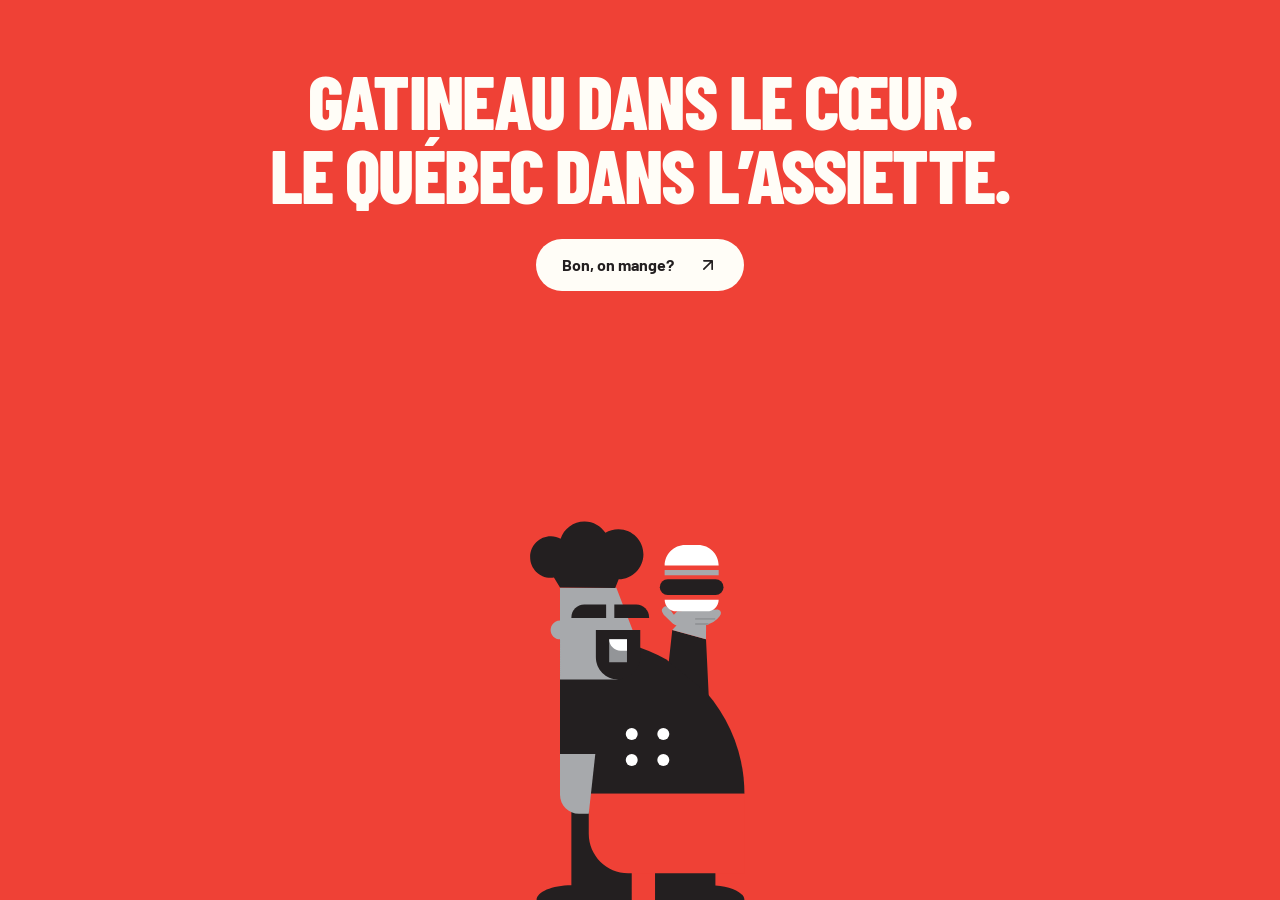
<file: index.html>
<!doctype html>
<html lang="fr-CA"><head><meta charset="utf-8"><meta name="viewport" content="width=device-width, initial-scale=1, viewport-fit=cover"><meta name="theme-color" content="#ef4136"><title>Bon appétit! — Chuck × Loogart</title><meta name="description" content="Gatineau dans le cœur. Le Québec dans l’assiette. Un petit hommage signé Loogart."><meta name="robots" content="noindex"><style>
@font-face{font-family:Chuck;src:url([data-uri]) format('truetype');font-weight:800;font-display:swap}
@font-face{font-family:Barlow;src:url([data-uri]) format('truetype');font-weight:700;font-display:swap}
:root{color-scheme:light;--red:#ef4136;--ink:#231f20;--paper:#fffdf7}
*{box-sizing:border-box}html,body{margin:0;min-height:100%;background:var(--red)}body{color:var(--paper);font-family:Barlow,Arial,sans-serif}
.page{position:relative;min-height:100svh;overflow:hidden;text-align:center}
.copy{position:relative;z-index:2;padding:clamp(38px,7svh,80px) 20px 0}
h1{font-family:Chuck,'Arial Narrow',sans-serif;font-weight:800;font-size:clamp(32px,5.9vw,82px);line-height:.98;letter-spacing:-.025em;margin:0;text-transform:uppercase}
h1 span{display:block}
.cta{display:inline-flex;align-items:center;gap:32px;background:var(--paper);color:var(--ink);border:2px solid var(--ink);border-radius:100px;box-shadow:4px 5px 0 var(--ink);padding:16px 26px;margin-top:28px;text-decoration:none;font-size:16px;line-height:1.2;transition:transform .18s ease-out,box-shadow .18s ease-out}
.cta span{font-size:23px;line-height:.8}.cta:hover{transform:translate(2px,2px);box-shadow:2px 3px 0 var(--ink)}.cta:active{transform:translate(4px,5px);box-shadow:0 0 0 var(--ink)}.cta:focus-visible{outline:3px solid var(--paper);outline-offset:8px}
.stage{position:fixed;bottom:0;left:50%;transform:translateX(-50%);height:min(59svh,560px);aspect-ratio:180/313.43;pointer-events:none}
.stage svg{display:block;width:100%;height:100%}
/* Flat, unboxed greeting; synchronized with the burger catch. */
.bubble{position:absolute;left:50%;top:19%;color:var(--paper);white-space:nowrap;font-size:clamp(18px,2.1vw,24px);transform-origin:center;animation:appetit 6.4s infinite;opacity:0}
@keyframes appetit{0%,59%{opacity:0;transform:translate(-50%,7px)}65%,87%{opacity:1;transform:translate(-50%,0)}93%,100%{opacity:0;transform:translate(-50%,-6px)}}
.cta{border:0;box-shadow:none;gap:24px}.cta svg{width:20px;height:20px;flex:none}.cta:hover{transform:translateY(-2px);box-shadow:none}.cta:active{transform:translateY(0);box-shadow:none}
@media(max-width:520px){.copy{position:absolute;inset:auto 0 calc(56svh + 15px);padding:0 20px}h1{font-size:clamp(34px,8.9vw,46px);line-height:1.02}.cta{margin-top:22px;padding:15px 23px}.stage{height:62svh}.bubble{font-size:19px;top:19%}}
@media(max-height:520px) and (min-width:700px){.copy{text-align:left;padding:40px 5vw;width:65%}h1{font-size:clamp(32px,4.4vw,52px)}.stage{left:80%;height:92svh}.bubble{font-size:17px}}
@media(prefers-reduced-motion:reduce){.bubble{animation:none;opacity:1;transform:translateX(-50%)}.cta{transition:none}}
</style></head>
<body><main class="page"><div class="copy"><h1><span>Gatineau dans le cœur.</span><span>Le Québec dans l’assiette.</span></h1><a class="cta" href="https://loogart.com/" aria-label="Bon, on mange? Visiter Loogart.com">Bon, on mange? <svg viewBox="0 0 24 24" fill="none" stroke="currentColor" stroke-width="2" stroke-linecap="round" stroke-linejoin="round" aria-hidden="true"><path d="M7 17 17 7M7 7h10v10"/></svg></a></div><div class="stage"><svg xmlns="http://www.w3.org/2000/svg" viewBox="-25 -90 180 313.43" role="img" aria-labelledby="chef-title chef-desc"><title id="chef-title">Chuck, le chef qui a du swing</title><desc id="chef-desc">Les pieds bien au sol, Chuck se penche, lance son burger et le rattrape. Une boucle de 6,4 secondes.</desc><style>.motion{display:inline}.still{display:none}@media(prefers-reduced-motion:reduce){.motion{display:none}.still{display:inline}}</style><g class="still"><path d="M126.64,160.78h0c0-22.99-8.51-43.98-22.54-60.02l-.13-31.2-19.92-5.54-3.46,17.49c-13.32-7.6-28.73-11.95-45.16-11.95h-17.64v91.21h6.7v53.92c-11.34,0-20.53,3.91-20.53,8.73h20.53s35.63,0,35.63,0v-62.66h13.76v62.66h35.63s17.13,0,17.13,0c0-4.33-7.42-7.91-17.13-8.61v-54.05h17.13Z" fill="#231f20" />
      <path d="M88.09,46.04v.19c-.16-.05-.31-.11-.47-.19h.47Z" fill="#939598" />
      <path d="M63.73,72.13l-12.69-32.96H17.79v19.31c-3.06,0-5.54,2.48-5.54,5.54s2.48,5.54,5.54,5.54v23.68h31.45c10.9,0,18.41-10.94,14.5-21.12Z" fill="#a7a9ac" />
      <path d="M38.95,64.02h26.2v16.13c0,7.23-5.87,13.1-13.1,13.1h0c-7.23,0-13.1-5.87-13.1-13.1v-16.13h0Z" fill="#231f20" />
      <rect x="46.81" y="69.57" width="10.5" height="13.52" fill="#939598" />
      <path d="M46.81,69.57h10.5v6.76h-3.74c-3.73,0-6.76-3.03-6.76-6.76h0Z" fill="#fff" />
      <path d="M32.08,48.55h12.94v7.91h-20.53v-.32c0-4.19,3.4-7.59,7.59-7.59Z" fill="#231f20" />
      <path d="M49.85,48.55h20.53v7.91h-12.94c-4.19,0-7.59-3.4-7.59-7.59v-.32h0Z" transform="translate(120.23 105.01) rotate(-180)" fill="#231f20" />
      <path d="M34.75,160.78h91.88v46.87H58.1c-12.89,0-23.35-10.46-23.35-23.35v-23.52h0Z" fill="#ef4136" />
      <path d="M66.86,19.17c0-8.18-6.63-14.8-14.8-14.8-2.84,0-5.49.82-7.75,2.21-2.66-3.96-7.18-6.57-12.3-6.57-6.62,0-12.22,4.34-14.11,10.33-1.69-.88-3.61-1.39-5.64-1.39C5.48,8.94,0,14.43,0,21.19s5.48,12.24,12.24,12.24c.65,0,1.28-.07,1.9-.16l3.64,5.9h32.59l2.01-5.21c8.02-.18,14.48-6.72,14.48-14.79Z" fill="#231f20" />
      <polygon points="104.14 47.2 103.97 47.45 103.97 47.2 104.14 47.2" fill="#939598" />
      <circle cx="60.12" cy="125.5" r="3.53" fill="#fff" />
      <circle cx="60.12" cy="140.79" r="3.53" fill="#fff" />
      <circle cx="78.76" cy="125.5" r="3.53" fill="#fff" />
      <circle cx="78.76" cy="140.79" r="3.53" fill="#fff" />
      <path d="M34.75,172.49h-5.74c-6.2,0-11.23-5.03-11.23-11.23v-24h20.83l-3.86,35.23Z" fill="#a7a9ac" />
      <path d="M87.62,46.04c.15.08.3.14.47.19v-.19h-.47Z" fill="#939598" />
      <path d="M88.09,46.04v.19c-.16-.05-.31-.11-.47-.19h.47Z" fill="#fff" />
      <polygon points="103.97 69.56 103.97 61 86.87 61 84.05 64.02 103.97 69.56" fill="#a7a9ac" />
      <g id="serving-hand-still"><path fill="#a7a9ac" d="M85 55L82 51Q80 49 78.5 51Q77 52.5 79 55L84 60Q85 61 88 62L88 65H104V61Q109 60 112 56Q114 53 111 52L87 53Z" /><path fill="none" stroke="#939598" stroke-width="1.1" stroke-linecap="round" d="M98 57.5H109M98 60.5H105" /></g><g>
        <path d="M79.55,46.14h31.89c0,3.8-3.08,6.88-6.88,6.88h-18.13c-3.8,0-6.88-3.08-6.88-6.88h0Z" fill="#fff" />
        <path d="M91.65,13.84h7.68c6.68,0,12.11,5.42,12.11,12.11h-31.89c0-6.68,5.42-12.11,12.11-12.11Z" fill="#fff" />
        <rect x="76.69" y="34.09" width="37.6" height="9.37" rx="4.68" ry="4.68" fill="#231f20" />
        <rect x="79.55" y="28.65" width="31.89" height="3.11" fill="#a7a9ac" />
      </g>
    </g><g class="motion"><g id="chuck-body"><g id="leg-left"><path fill="#231f20" d="M24.49 170h35.63v53.43H3.96c0-4.82 9.19-8.73 20.53-8.73Z" /></g><g id="leg-right"><path fill="#231f20" d="M73.88 170h35.63v44.82c9.71.7 17.13 4.28 17.13 8.61H73.88Z" /></g><g id="torso"><g id="throw-arm"><path fill="#231f20" d="M60 89L81 92L84.05 64.02L103.97 69.56L106 112Q106 124 94 121L59 107Z" /><polygon points="103.97 69.56 103.97 61 86.87 61 84.05 64.02 103.97 69.56" fill="#a7a9ac" />
      <g id="serving-hand"><path fill="#a7a9ac" d="M85 55L82 51Q80 49 78.5 51Q77 52.5 79 55L84 60Q85 61 88 62L88 65H104V61Q109 60 112 56Q114 53 111 52L87 53Z" /><path fill="none" stroke="#939598" stroke-width="1.1" stroke-linecap="round" d="M98 57.5H109M98 60.5H105" /></g><animateTransform attributeName="transform" type="rotate" dur="6.4s" repeatCount="indefinite" calcMode="linear" keyTimes="0.000000;0.005208;0.010417;0.015625;0.020833;0.026042;0.031250;0.036458;0.041667;0.046875;0.052083;0.057292;0.062500;0.067708;0.072917;0.078125;0.083333;0.088542;0.093750;0.098958;0.104167;0.109375;0.114583;0.119792;0.125000;0.130208;0.135417;0.140625;0.145833;0.151042;0.156250;0.161458;0.166667;0.171875;0.177083;0.182292;0.187500;0.192708;0.197917;0.203125;0.208333;0.213542;0.218750;0.223958;0.229167;0.234375;0.239583;0.244792;0.250000;0.255208;0.260417;0.265625;0.270833;0.276042;0.281250;0.286458;0.291667;0.296875;0.302083;0.307292;0.312500;0.317708;0.322917;0.328125;0.333333;0.338542;0.343750;0.348958;0.354167;0.359375;0.364583;0.369792;0.375000;0.380208;0.385417;0.390625;0.395833;0.401042;0.406250;0.411458;0.416667;0.421875;0.427083;0.432292;0.437500;0.442708;0.447917;0.453125;0.458333;0.463542;0.468750;0.473958;0.479167;0.484375;0.489583;0.494792;0.500000;0.505208;0.510417;0.515625;0.520833;0.526042;0.531250;0.536458;0.541667;0.546875;0.552083;0.557292;0.562500;0.567708;0.572917;0.578125;0.583333;0.588542;0.593750;0.598958;0.604167;0.609375;0.614583;0.619792;0.625000;0.630208;0.635417;0.640625;0.645833;0.651042;0.656250;0.661458;0.666667;0.671875;0.677083;0.682292;0.687500;0.692708;0.697917;0.703125;0.708333;0.713542;0.718750;0.723958;0.729167;0.734375;0.739583;0.744792;0.750000;0.755208;0.760417;0.765625;0.770833;0.776042;0.781250;0.786458;0.791667;0.796875;0.802083;0.807292;0.812500;0.817708;0.822917;0.828125;0.833333;0.838542;0.843750;0.848958;0.854167;0.859375;0.864583;0.869792;0.875000;0.880208;0.885417;0.890625;0.895833;0.901042;0.906250;0.911458;0.916667;0.921875;0.927083;0.932292;0.937500;0.942708;0.947917;0.953125;0.958333;0.963542;0.968750;0.973958;0.979167;0.984375;0.989583;0.994792;1.000000" values="0.000 70 103;0.000 70 103;0.000 70 103;0.000 70 103;0.000 70 103;0.000 70 103;0.000 70 103;0.000 70 103;0.000 70 103;0.000 70 103;0.000 70 103;0.000 70 103;0.000 70 103;0.000 70 103;0.000 70 103;0.000 70 103;0.000 70 103;0.000 70 103;0.000 70 103;0.000 70 103;0.000 70 103;0.000 70 103;0.000 70 103;0.000 70 103;0.000 70 103;0.000 70 103;0.000 70 103;0.000 70 103;0.000 70 103;0.000 70 103;0.000 70 103;0.000 70 103;0.000 70 103;0.000 70 103;0.000 70 103;0.000 70 103;0.000 70 103;0.000 70 103;0.000 70 103;0.000 70 103;0.000 70 103;0.000 70 103;0.000 70 103;0.000 70 103;0.000 70 103;0.000 70 103;0.000 70 103;0.000 70 103;0.000 70 103;0.000 70 103;0.000 70 103;0.000 70 103;0.000 70 103;0.000 70 103;0.000 70 103;0.000 70 103;0.000 70 103;0.000 70 103;0.433 70 103;1.630 70 103;3.438 70 103;5.704 70 103;8.275 70 103;11.000 70 103;13.725 70 103;16.296 70 103;18.563 70 103;20.370 70 103;21.567 70 103;22.000 70 103;19.895 70 103;14.526 70 103;7.312 70 103;-0.328 70 103;-6.974 70 103;-11.208 70 103;-11.951 70 103;-11.451 70 103;-10.550 70 103;-9.419 70 103;-8.228 70 103;-7.148 70 103;-6.349 70 103;-6.003 70 103;-5.960 70 103;-5.830 70 103;-5.620 70 103;-5.339 70 103;-4.999 70 103;-4.611 70 103;-4.185 70 103;-3.731 70 103;-3.262 70 103;-2.786 70 103;-2.315 70 103;-1.859 70 103;-1.430 70 103;-1.038 70 103;-0.692 70 103;-0.406 70 103;-0.187 70 103;-0.049 70 103;0.000 70 103;0.000 70 103;0.000 70 103;0.000 70 103;0.000 70 103;0.000 70 103;0.000 70 103;0.000 70 103;0.000 70 103;0.000 70 103;1.002 70 103;3.250 70 103;5.612 70 103;6.954 70 103;6.735 70 103;5.783 70 103;4.353 70 103;2.673 70 103;0.970 70 103;-0.528 70 103;-1.594 70 103;-2.000 70 103;-1.931 70 103;-1.748 70 103;-1.481 70 103;-1.166 70 103;-0.834 70 103;-0.519 70 103;-0.252 70 103;-0.069 70 103;0.000 70 103;0.000 70 103;0.000 70 103;0.000 70 103;0.000 70 103;0.000 70 103;0.000 70 103;0.000 70 103;0.000 70 103;0.000 70 103;0.000 70 103;0.000 70 103;0.000 70 103;0.000 70 103;0.000 70 103;0.000 70 103;0.000 70 103;0.000 70 103;0.000 70 103;0.000 70 103;0.000 70 103;0.000 70 103;0.000 70 103;0.000 70 103;0.000 70 103;0.000 70 103;0.000 70 103;0.000 70 103;0.000 70 103;0.000 70 103;0.000 70 103;0.000 70 103;0.000 70 103;0.000 70 103;0.000 70 103;0.000 70 103;0.000 70 103;0.000 70 103;0.000 70 103;0.000 70 103;0.000 70 103;0.000 70 103;0.000 70 103;0.000 70 103;0.000 70 103;0.000 70 103;0.000 70 103;0.000 70 103;0.000 70 103;0.000 70 103;0.000 70 103;0.000 70 103;0.000 70 103;0.000 70 103;0.000 70 103;0.000 70 103;0.000 70 103;0.000 70 103;0.000 70 103;0.000 70 103;0.000 70 103" /></g><path fill="#231f20" d="M126.64 160.78C126.64 137.79 118.13 116.8 104.1 100.76L80.59 81.51C67.27 73.91 51.86 69.56 35.43 69.56H17.79V160.78Z" /><g id="head"><path d="M63.73,72.13l-12.69-32.96H17.79v19.31c-3.06,0-5.54,2.48-5.54,5.54s2.48,5.54,5.54,5.54v23.68h31.45c10.9,0,18.41-10.94,14.5-21.12Z" fill="#a7a9ac" />
      <path d="M38.95,64.02h26.2v16.13c0,7.23-5.87,13.1-13.1,13.1h0c-7.23,0-13.1-5.87-13.1-13.1v-16.13h0Z" fill="#231f20" />
      <rect x="46.81" y="69.57" width="10.5" height="13.52" fill="#939598" />
      <path d="M46.81,69.57h10.5v6.76h-3.74c-3.73,0-6.76-3.03-6.76-6.76h0Z" fill="#fff" />
      <g id="eyebrow-6"><path d="M32.08,48.55h12.94v7.91h-20.53v-.32c0-4.19,3.4-7.59,7.59-7.59Z" fill="#231f20" />
      <animateTransform attributeName="transform" type="translate" dur="6.4s" repeatCount="indefinite" calcMode="linear" keyTimes="0.000000;0.005208;0.010417;0.015625;0.020833;0.026042;0.031250;0.036458;0.041667;0.046875;0.052083;0.057292;0.062500;0.067708;0.072917;0.078125;0.083333;0.088542;0.093750;0.098958;0.104167;0.109375;0.114583;0.119792;0.125000;0.130208;0.135417;0.140625;0.145833;0.151042;0.156250;0.161458;0.166667;0.171875;0.177083;0.182292;0.187500;0.192708;0.197917;0.203125;0.208333;0.213542;0.218750;0.223958;0.229167;0.234375;0.239583;0.244792;0.250000;0.255208;0.260417;0.265625;0.270833;0.276042;0.281250;0.286458;0.291667;0.296875;0.302083;0.307292;0.312500;0.317708;0.322917;0.328125;0.333333;0.338542;0.343750;0.348958;0.354167;0.359375;0.364583;0.369792;0.375000;0.380208;0.385417;0.390625;0.395833;0.401042;0.406250;0.411458;0.416667;0.421875;0.427083;0.432292;0.437500;0.442708;0.447917;0.453125;0.458333;0.463542;0.468750;0.473958;0.479167;0.484375;0.489583;0.494792;0.500000;0.505208;0.510417;0.515625;0.520833;0.526042;0.531250;0.536458;0.541667;0.546875;0.552083;0.557292;0.562500;0.567708;0.572917;0.578125;0.583333;0.588542;0.593750;0.598958;0.604167;0.609375;0.614583;0.619792;0.625000;0.630208;0.635417;0.640625;0.645833;0.651042;0.656250;0.661458;0.666667;0.671875;0.677083;0.682292;0.687500;0.692708;0.697917;0.703125;0.708333;0.713542;0.718750;0.723958;0.729167;0.734375;0.739583;0.744792;0.750000;0.755208;0.760417;0.765625;0.770833;0.776042;0.781250;0.786458;0.791667;0.796875;0.802083;0.807292;0.812500;0.817708;0.822917;0.828125;0.833333;0.838542;0.843750;0.848958;0.854167;0.859375;0.864583;0.869792;0.875000;0.880208;0.885417;0.890625;0.895833;0.901042;0.906250;0.911458;0.916667;0.921875;0.927083;0.932292;0.937500;0.942708;0.947917;0.953125;0.958333;0.963542;0.968750;0.973958;0.979167;0.984375;0.989583;0.994792;1.000000" values="0 0.000;0 0.001;0 0.003;0 0.006;0 0.010;0 0.016;0 0.022;0 0.030;0 0.039;0 0.049;0 0.059;0 0.071;0 0.084;0 0.097;0 0.111;0 0.126;0 0.142;0 0.158;0 0.175;0 0.193;0 0.211;0 0.230;0 0.249;0 0.269;0 0.289;0 0.310;0 0.331;0 0.352;0 0.373;0 0.395;0 0.417;0 0.439;0 0.461;0 0.483;0 0.506;0 0.528;0 0.550;0 0.572;0 0.594;0 0.616;0 0.637;0 0.659;0 0.680;0 0.700;0 0.721;0 0.741;0 0.760;0 0.779;0 0.798;0 0.816;0 0.833;0 0.850;0 0.866;0 0.881;0 0.896;0 0.910;0 0.923;0 0.935;0 0.946;0 0.956;0 0.966;0 0.974;0 0.981;0 0.987;0 0.992;0 0.996;0 0.999;0 1.000;0 0.984;0 0.863;0 0.639;0 0.333;0 -0.037;0 -0.451;0 -0.889;0 -1.332;0 -1.760;0 -2.155;0 -2.495;0 -2.763;0 -2.937;0 -3.000;0 -3.016;0 -3.059;0 -3.126;0 -3.211;0 -3.310;0 -3.417;0 -3.528;0 -3.637;0 -3.741;0 -3.833;0 -3.910;0 -3.966;0 -3.996;0 -3.989;0 -3.907;0 -3.752;0 -3.536;0 -3.270;0 -2.963;0 -2.627;0 -2.272;0 -1.909;0 -1.549;0 -1.202;0 -0.879;0 -0.591;0 -0.349;0 -0.162;0 -0.042;0 0.000;0 0.000;0 0.000;0 0.000;0 0.000;0 0.000;0 0.000;0 0.000;0 0.000;0 0.000;0 0.000;0 0.000;0 0.000;0 0.000;0 0.000;0 0.000;0 0.000;0 0.000;0 0.000;0 0.000;0 0.000;0 0.252;0 1.275;0 1.992;0 1.635;0 0.774;0 0.081;0 0.000;0 0.000;0 0.000;0 0.000;0 0.000;0 0.000;0 0.000;0 0.000;0 0.000;0 0.000;0 0.000;0 0.000;0 0.000;0 0.000;0 0.000;0 0.000;0 0.000;0 0.000;0 0.000;0 0.000;0 0.000;0 0.000;0 0.000;0 0.000;0 0.000;0 0.000;0 0.000;0 0.000;0 0.000;0 0.000;0 0.000;0 0.000;0 0.000;0 0.000;0 0.000;0 0.000;0 0.000;0 0.000;0 0.000;0 0.000;0 0.000;0 0.000;0 0.000;0 0.000;0 0.000;0 0.000;0 0.000;0 0.000;0 0.000;0 0.000;0 0.000;0 0.000;0 0.000;0 0.000;0 0.000" /></g><g id="eyebrow-7"><path d="M49.85,48.55h20.53v7.91h-12.94c-4.19,0-7.59-3.4-7.59-7.59v-.32h0Z" transform="translate(120.23 105.01) rotate(-180)" fill="#231f20" />
      <animateTransform attributeName="transform" type="translate" dur="6.4s" repeatCount="indefinite" calcMode="linear" keyTimes="0.000000;0.005208;0.010417;0.015625;0.020833;0.026042;0.031250;0.036458;0.041667;0.046875;0.052083;0.057292;0.062500;0.067708;0.072917;0.078125;0.083333;0.088542;0.093750;0.098958;0.104167;0.109375;0.114583;0.119792;0.125000;0.130208;0.135417;0.140625;0.145833;0.151042;0.156250;0.161458;0.166667;0.171875;0.177083;0.182292;0.187500;0.192708;0.197917;0.203125;0.208333;0.213542;0.218750;0.223958;0.229167;0.234375;0.239583;0.244792;0.250000;0.255208;0.260417;0.265625;0.270833;0.276042;0.281250;0.286458;0.291667;0.296875;0.302083;0.307292;0.312500;0.317708;0.322917;0.328125;0.333333;0.338542;0.343750;0.348958;0.354167;0.359375;0.364583;0.369792;0.375000;0.380208;0.385417;0.390625;0.395833;0.401042;0.406250;0.411458;0.416667;0.421875;0.427083;0.432292;0.437500;0.442708;0.447917;0.453125;0.458333;0.463542;0.468750;0.473958;0.479167;0.484375;0.489583;0.494792;0.500000;0.505208;0.510417;0.515625;0.520833;0.526042;0.531250;0.536458;0.541667;0.546875;0.552083;0.557292;0.562500;0.567708;0.572917;0.578125;0.583333;0.588542;0.593750;0.598958;0.604167;0.609375;0.614583;0.619792;0.625000;0.630208;0.635417;0.640625;0.645833;0.651042;0.656250;0.661458;0.666667;0.671875;0.677083;0.682292;0.687500;0.692708;0.697917;0.703125;0.708333;0.713542;0.718750;0.723958;0.729167;0.734375;0.739583;0.744792;0.750000;0.755208;0.760417;0.765625;0.770833;0.776042;0.781250;0.786458;0.791667;0.796875;0.802083;0.807292;0.812500;0.817708;0.822917;0.828125;0.833333;0.838542;0.843750;0.848958;0.854167;0.859375;0.864583;0.869792;0.875000;0.880208;0.885417;0.890625;0.895833;0.901042;0.906250;0.911458;0.916667;0.921875;0.927083;0.932292;0.937500;0.942708;0.947917;0.953125;0.958333;0.963542;0.968750;0.973958;0.979167;0.984375;0.989583;0.994792;1.000000" values="0 0.000;0 0.001;0 0.003;0 0.006;0 0.010;0 0.016;0 0.022;0 0.030;0 0.039;0 0.049;0 0.059;0 0.071;0 0.084;0 0.097;0 0.111;0 0.126;0 0.142;0 0.158;0 0.175;0 0.193;0 0.211;0 0.230;0 0.249;0 0.269;0 0.289;0 0.310;0 0.331;0 0.352;0 0.373;0 0.395;0 0.417;0 0.439;0 0.461;0 0.483;0 0.506;0 0.528;0 0.550;0 0.572;0 0.594;0 0.616;0 0.637;0 0.659;0 0.680;0 0.700;0 0.721;0 0.741;0 0.760;0 0.779;0 0.798;0 0.816;0 0.833;0 0.850;0 0.866;0 0.881;0 0.896;0 0.910;0 0.923;0 0.935;0 0.946;0 0.956;0 0.966;0 0.974;0 0.981;0 0.987;0 0.992;0 0.996;0 0.999;0 1.000;0 0.980;0 0.829;0 0.549;0 0.166;0 -0.296;0 -0.813;0 -1.361;0 -1.915;0 -2.450;0 -2.943;0 -3.369;0 -3.703;0 -3.922;0 -4.000;0 -4.016;0 -4.059;0 -4.126;0 -4.211;0 -4.310;0 -4.417;0 -4.528;0 -4.637;0 -4.741;0 -4.833;0 -4.910;0 -4.966;0 -4.996;0 -4.987;0 -4.884;0 -4.690;0 -4.421;0 -4.087;0 -3.704;0 -3.284;0 -2.840;0 -2.386;0 -1.936;0 -1.503;0 -1.099;0 -0.739;0 -0.436;0 -0.203;0 -0.053;0 0.000;0 0.000;0 0.000;0 0.000;0 0.000;0 0.000;0 0.000;0 0.000;0 0.000;0 0.000;0 0.000;0 0.000;0 0.000;0 0.000;0 0.000;0 0.000;0 0.000;0 0.000;0 0.000;0 0.000;0 0.000;0 0.252;0 1.275;0 1.992;0 1.635;0 0.774;0 0.081;0 0.000;0 0.000;0 0.000;0 0.000;0 0.000;0 0.000;0 0.000;0 0.000;0 0.000;0 0.000;0 0.000;0 0.000;0 0.000;0 0.000;0 0.000;0 0.000;0 0.000;0 0.000;0 0.000;0 0.000;0 0.000;0 0.000;0 0.000;0 0.000;0 0.000;0 0.000;0 0.000;0 0.000;0 0.000;0 0.000;0 0.000;0 0.000;0 0.000;0 0.000;0 0.000;0 0.000;0 0.000;0 0.000;0 0.000;0 0.000;0 0.000;0 0.000;0 0.000;0 0.000;0 0.000;0 0.000;0 0.000;0 0.000;0 0.000;0 0.000;0 0.000;0 0.000;0 0.000;0 0.000;0 0.000" /></g><g id="hat"><path d="M66.86,19.17c0-8.18-6.63-14.8-14.8-14.8-2.84,0-5.49.82-7.75,2.21-2.66-3.96-7.18-6.57-12.3-6.57-6.62,0-12.22,4.34-14.11,10.33-1.69-.88-3.61-1.39-5.64-1.39C5.48,8.94,0,14.43,0,21.19s5.48,12.24,12.24,12.24c.65,0,1.28-.07,1.9-.16l3.64,5.9h32.59l2.01-5.21c8.02-.18,14.48-6.72,14.48-14.79Z" fill="#231f20" />
      <animateTransform attributeName="transform" type="rotate" dur="6.4s" repeatCount="indefinite" calcMode="linear" keyTimes="0.000000;0.005208;0.010417;0.015625;0.020833;0.026042;0.031250;0.036458;0.041667;0.046875;0.052083;0.057292;0.062500;0.067708;0.072917;0.078125;0.083333;0.088542;0.093750;0.098958;0.104167;0.109375;0.114583;0.119792;0.125000;0.130208;0.135417;0.140625;0.145833;0.151042;0.156250;0.161458;0.166667;0.171875;0.177083;0.182292;0.187500;0.192708;0.197917;0.203125;0.208333;0.213542;0.218750;0.223958;0.229167;0.234375;0.239583;0.244792;0.250000;0.255208;0.260417;0.265625;0.270833;0.276042;0.281250;0.286458;0.291667;0.296875;0.302083;0.307292;0.312500;0.317708;0.322917;0.328125;0.333333;0.338542;0.343750;0.348958;0.354167;0.359375;0.364583;0.369792;0.375000;0.380208;0.385417;0.390625;0.395833;0.401042;0.406250;0.411458;0.416667;0.421875;0.427083;0.432292;0.437500;0.442708;0.447917;0.453125;0.458333;0.463542;0.468750;0.473958;0.479167;0.484375;0.489583;0.494792;0.500000;0.505208;0.510417;0.515625;0.520833;0.526042;0.531250;0.536458;0.541667;0.546875;0.552083;0.557292;0.562500;0.567708;0.572917;0.578125;0.583333;0.588542;0.593750;0.598958;0.604167;0.609375;0.614583;0.619792;0.625000;0.630208;0.635417;0.640625;0.645833;0.651042;0.656250;0.661458;0.666667;0.671875;0.677083;0.682292;0.687500;0.692708;0.697917;0.703125;0.708333;0.713542;0.718750;0.723958;0.729167;0.734375;0.739583;0.744792;0.750000;0.755208;0.760417;0.765625;0.770833;0.776042;0.781250;0.786458;0.791667;0.796875;0.802083;0.807292;0.812500;0.817708;0.822917;0.828125;0.833333;0.838542;0.843750;0.848958;0.854167;0.859375;0.864583;0.869792;0.875000;0.880208;0.885417;0.890625;0.895833;0.901042;0.906250;0.911458;0.916667;0.921875;0.927083;0.932292;0.937500;0.942708;0.947917;0.953125;0.958333;0.963542;0.968750;0.973958;0.979167;0.984375;0.989583;0.994792;1.000000" values="0.000 34 39;0.001 34 39;0.003 34 39;0.006 34 39;0.010 34 39;0.016 34 39;0.022 34 39;0.030 34 39;0.038 34 39;0.048 34 39;0.059 34 39;0.070 34 39;0.083 34 39;0.096 34 39;0.110 34 39;0.125 34 39;0.141 34 39;0.157 34 39;0.174 34 39;0.192 34 39;0.210 34 39;0.228 34 39;0.248 34 39;0.267 34 39;0.287 34 39;0.308 34 39;0.328 34 39;0.349 34 39;0.371 34 39;0.392 34 39;0.414 34 39;0.436 34 39;0.458 34 39;0.480 34 39;0.502 34 39;0.524 34 39;0.546 34 39;0.568 34 39;0.590 34 39;0.612 34 39;0.633 34 39;0.655 34 39;0.676 34 39;0.696 34 39;0.717 34 39;0.737 34 39;0.756 34 39;0.775 34 39;0.794 34 39;0.812 34 39;0.829 34 39;0.846 34 39;0.862 34 39;0.878 34 39;0.893 34 39;0.907 34 39;0.920 34 39;0.932 34 39;0.943 34 39;0.954 34 39;0.963 34 39;0.972 34 39;0.979 34 39;0.986 34 39;0.991 34 39;0.995 34 39;0.998 34 39;1.000 34 39;0.996 34 39;0.871 34 39;0.600 34 39;0.222 34 39;-0.220 34 39;-0.687 34 39;-1.138 34 39;-1.531 34 39;-1.827 34 39;-1.985 34 39;-1.962 34 39;-1.749 34 39;-1.394 34 39;-0.944 34 39;-0.450 34 39;0.039 34 39;0.474 34 39;0.805 34 39;0.983 34 39;0.977 34 39;0.852 34 39;0.657 34 39;0.432 34 39;0.220 34 39;0.062 34 39;0.000 34 39;0.011 34 39;0.042 34 39;0.092 34 39;0.159 34 39;0.241 34 39;0.335 34 39;0.440 34 39;0.553 34 39;0.674 34 39;0.800 34 39;0.929 34 39;1.058 34 39;1.187 34 39;1.313 34 39;1.435 34 39;1.549 34 39;1.655 34 39;1.751 34 39;1.833 34 39;1.902 34 39;1.953 34 39;1.987 34 39;2.000 34 39;1.881 34 39;1.520 34 39;1.001 34 39;0.410 34 39;-0.168 34 39;-0.649 34 39;-0.945 34 39;-0.993 34 39;-0.926 34 39;-0.802 34 39;-0.641 34 39;-0.464 34 39;-0.292 34 39;-0.143 34 39;-0.039 34 39;0.000 34 39;0.000 34 39;0.000 34 39;0.000 34 39;0.000 34 39;0.000 34 39;0.000 34 39;0.000 34 39;0.000 34 39;0.000 34 39;0.000 34 39;0.000 34 39;0.000 34 39;0.000 34 39;0.000 34 39;0.000 34 39;0.000 34 39;0.000 34 39;0.000 34 39;0.000 34 39;0.000 34 39;0.000 34 39;0.000 34 39;0.000 34 39;0.000 34 39;0.000 34 39;0.000 34 39;0.000 34 39;0.000 34 39;0.000 34 39;0.000 34 39;0.000 34 39;0.000 34 39;0.000 34 39;0.000 34 39;0.000 34 39;0.000 34 39;0.000 34 39;0.000 34 39;0.000 34 39;0.000 34 39;0.000 34 39;0.000 34 39;0.000 34 39;0.000 34 39;0.000 34 39;0.000 34 39;0.000 34 39;0.000 34 39;0.000 34 39;0.000 34 39;0.000 34 39;0.000 34 39;0.000 34 39;0.000 34 39;0.000 34 39;0.000 34 39;0.000 34 39;0.000 34 39;0.000 34 39;0.000 34 39" /></g><animateTransform attributeName="transform" type="rotate" dur="6.4s" repeatCount="indefinite" calcMode="linear" keyTimes="0.000000;0.005208;0.010417;0.015625;0.020833;0.026042;0.031250;0.036458;0.041667;0.046875;0.052083;0.057292;0.062500;0.067708;0.072917;0.078125;0.083333;0.088542;0.093750;0.098958;0.104167;0.109375;0.114583;0.119792;0.125000;0.130208;0.135417;0.140625;0.145833;0.151042;0.156250;0.161458;0.166667;0.171875;0.177083;0.182292;0.187500;0.192708;0.197917;0.203125;0.208333;0.213542;0.218750;0.223958;0.229167;0.234375;0.239583;0.244792;0.250000;0.255208;0.260417;0.265625;0.270833;0.276042;0.281250;0.286458;0.291667;0.296875;0.302083;0.307292;0.312500;0.317708;0.322917;0.328125;0.333333;0.338542;0.343750;0.348958;0.354167;0.359375;0.364583;0.369792;0.375000;0.380208;0.385417;0.390625;0.395833;0.401042;0.406250;0.411458;0.416667;0.421875;0.427083;0.432292;0.437500;0.442708;0.447917;0.453125;0.458333;0.463542;0.468750;0.473958;0.479167;0.484375;0.489583;0.494792;0.500000;0.505208;0.510417;0.515625;0.520833;0.526042;0.531250;0.536458;0.541667;0.546875;0.552083;0.557292;0.562500;0.567708;0.572917;0.578125;0.583333;0.588542;0.593750;0.598958;0.604167;0.609375;0.614583;0.619792;0.625000;0.630208;0.635417;0.640625;0.645833;0.651042;0.656250;0.661458;0.666667;0.671875;0.677083;0.682292;0.687500;0.692708;0.697917;0.703125;0.708333;0.713542;0.718750;0.723958;0.729167;0.734375;0.739583;0.744792;0.750000;0.755208;0.760417;0.765625;0.770833;0.776042;0.781250;0.786458;0.791667;0.796875;0.802083;0.807292;0.812500;0.817708;0.822917;0.828125;0.833333;0.838542;0.843750;0.848958;0.854167;0.859375;0.864583;0.869792;0.875000;0.880208;0.885417;0.890625;0.895833;0.901042;0.906250;0.911458;0.916667;0.921875;0.927083;0.932292;0.937500;0.942708;0.947917;0.953125;0.958333;0.963542;0.968750;0.973958;0.979167;0.984375;0.989583;0.994792;1.000000" values="0.000 34 87;0.000 34 87;0.000 34 87;0.000 34 87;0.000 34 87;0.000 34 87;0.000 34 87;0.000 34 87;0.000 34 87;0.000 34 87;0.000 34 87;0.000 34 87;0.000 34 87;0.000 34 87;0.000 34 87;0.000 34 87;0.000 34 87;0.000 34 87;0.000 34 87;0.000 34 87;0.000 34 87;0.000 34 87;0.000 34 87;0.000 34 87;0.000 34 87;0.000 34 87;0.000 34 87;0.000 34 87;0.000 34 87;0.000 34 87;0.000 34 87;0.000 34 87;0.000 34 87;0.000 34 87;0.000 34 87;0.000 34 87;0.000 34 87;0.000 34 87;0.000 34 87;0.000 34 87;0.000 34 87;0.000 34 87;0.000 34 87;0.000 34 87;0.000 34 87;0.000 34 87;0.000 34 87;0.000 34 87;0.000 34 87;0.000 34 87;0.000 34 87;0.000 34 87;0.000 34 87;0.000 34 87;0.000 34 87;0.000 34 87;0.000 34 87;0.000 34 87;0.000 34 87;0.000 34 87;0.000 34 87;0.000 34 87;0.000 34 87;0.000 34 87;0.000 34 87;0.000 34 87;0.000 34 87;0.029 34 87;0.110 34 87;0.237 34 87;0.403 34 87;0.601 34 87;0.824 34 87;1.066 34 87;1.319 34 87;1.578 34 87;1.834 34 87;2.081 34 87;2.313 34 87;2.522 34 87;2.701 34 87;2.845 34 87;2.945 34 87;2.995 34 87;3.011 34 87;3.074 34 87;3.180 34 87;3.316 34 87;3.469 34 87;3.624 34 87;3.768 34 87;3.888 34 87;3.970 34 87;4.000 34 87;3.964 34 87;3.863 34 87;3.704 34 87;3.495 34 87;3.246 34 87;2.963 34 87;2.656 34 87;2.332 34 87;2.000 34 87;1.668 34 87;1.344 34 87;1.037 34 87;0.754 34 87;0.505 34 87;0.296 34 87;0.137 34 87;0.036 34 87;-0.000 34 87;-0.034 34 87;-0.126 34 87;-0.259 34 87;-0.417 34 87;-0.583 34 87;-0.741 34 87;-0.874 34 87;-0.966 34 87;-1.000 34 87;-0.975 34 87;-0.905 34 87;-0.802 34 87;-0.675 34 87;-0.536 34 87;-0.394 34 87;-0.259 34 87;-0.143 34 87;-0.055 34 87;-0.007 34 87;0.000 34 87;0.000 34 87;0.000 34 87;0.000 34 87;0.000 34 87;0.000 34 87;0.000 34 87;0.000 34 87;0.000 34 87;0.000 34 87;0.000 34 87;0.000 34 87;0.000 34 87;0.000 34 87;0.000 34 87;0.000 34 87;0.000 34 87;0.000 34 87;0.000 34 87;0.000 34 87;0.000 34 87;0.000 34 87;0.000 34 87;0.000 34 87;0.000 34 87;0.000 34 87;0.000 34 87;0.000 34 87;0.000 34 87;0.000 34 87;0.000 34 87;0.000 34 87;0.000 34 87;0.000 34 87;0.000 34 87;0.000 34 87;0.000 34 87;0.000 34 87;0.000 34 87;0.000 34 87;0.000 34 87;0.000 34 87;0.000 34 87;0.000 34 87;0.000 34 87;0.000 34 87;0.000 34 87;0.000 34 87;0.000 34 87;0.000 34 87;0.000 34 87;0.000 34 87;0.000 34 87;0.000 34 87;0.000 34 87;0.000 34 87;0.000 34 87;0.000 34 87;0.000 34 87;0.000 34 87;0.000 34 87;0.000 34 87" /></g><path d="M34.75,160.78h91.88v46.87H58.1c-12.89,0-23.35-10.46-23.35-23.35v-23.52h0Z" fill="#ef4136" />
      <circle cx="60.12" cy="125.5" r="3.53" fill="#fff" />
      <circle cx="60.12" cy="140.79" r="3.53" fill="#fff" />
      <circle cx="78.76" cy="125.5" r="3.53" fill="#fff" />
      <circle cx="78.76" cy="140.79" r="3.53" fill="#fff" />
      <g id="free-arm"><path d="M34.75,172.49h-5.74c-6.2,0-11.23-5.03-11.23-11.23v-24h20.83l-3.86,35.23Z" fill="#a7a9ac" />
      <animateTransform attributeName="transform" type="rotate" dur="6.4s" repeatCount="indefinite" calcMode="linear" keyTimes="0.000000;0.005208;0.010417;0.015625;0.020833;0.026042;0.031250;0.036458;0.041667;0.046875;0.052083;0.057292;0.062500;0.067708;0.072917;0.078125;0.083333;0.088542;0.093750;0.098958;0.104167;0.109375;0.114583;0.119792;0.125000;0.130208;0.135417;0.140625;0.145833;0.151042;0.156250;0.161458;0.166667;0.171875;0.177083;0.182292;0.187500;0.192708;0.197917;0.203125;0.208333;0.213542;0.218750;0.223958;0.229167;0.234375;0.239583;0.244792;0.250000;0.255208;0.260417;0.265625;0.270833;0.276042;0.281250;0.286458;0.291667;0.296875;0.302083;0.307292;0.312500;0.317708;0.322917;0.328125;0.333333;0.338542;0.343750;0.348958;0.354167;0.359375;0.364583;0.369792;0.375000;0.380208;0.385417;0.390625;0.395833;0.401042;0.406250;0.411458;0.416667;0.421875;0.427083;0.432292;0.437500;0.442708;0.447917;0.453125;0.458333;0.463542;0.468750;0.473958;0.479167;0.484375;0.489583;0.494792;0.500000;0.505208;0.510417;0.515625;0.520833;0.526042;0.531250;0.536458;0.541667;0.546875;0.552083;0.557292;0.562500;0.567708;0.572917;0.578125;0.583333;0.588542;0.593750;0.598958;0.604167;0.609375;0.614583;0.619792;0.625000;0.630208;0.635417;0.640625;0.645833;0.651042;0.656250;0.661458;0.666667;0.671875;0.677083;0.682292;0.687500;0.692708;0.697917;0.703125;0.708333;0.713542;0.718750;0.723958;0.729167;0.734375;0.739583;0.744792;0.750000;0.755208;0.760417;0.765625;0.770833;0.776042;0.781250;0.786458;0.791667;0.796875;0.802083;0.807292;0.812500;0.817708;0.822917;0.828125;0.833333;0.838542;0.843750;0.848958;0.854167;0.859375;0.864583;0.869792;0.875000;0.880208;0.885417;0.890625;0.895833;0.901042;0.906250;0.911458;0.916667;0.921875;0.927083;0.932292;0.937500;0.942708;0.947917;0.953125;0.958333;0.963542;0.968750;0.973958;0.979167;0.984375;0.989583;0.994792;1.000000" values="0.000 27 138;0.000 27 138;0.000 27 138;0.000 27 138;0.000 27 138;0.000 27 138;0.000 27 138;0.000 27 138;0.000 27 138;0.000 27 138;0.000 27 138;0.000 27 138;0.000 27 138;0.000 27 138;0.000 27 138;0.000 27 138;0.000 27 138;0.000 27 138;0.000 27 138;0.000 27 138;0.000 27 138;0.000 27 138;0.000 27 138;0.000 27 138;0.000 27 138;0.000 27 138;0.000 27 138;0.000 27 138;0.000 27 138;0.000 27 138;0.000 27 138;0.000 27 138;0.000 27 138;0.000 27 138;0.000 27 138;0.000 27 138;0.000 27 138;0.000 27 138;0.000 27 138;0.000 27 138;0.000 27 138;0.000 27 138;0.000 27 138;0.000 27 138;0.000 27 138;0.000 27 138;0.000 27 138;0.000 27 138;0.000 27 138;0.000 27 138;0.000 27 138;0.000 27 138;0.000 27 138;0.000 27 138;0.000 27 138;0.000 27 138;0.000 27 138;0.000 27 138;0.000 27 138;0.000 27 138;0.000 27 138;0.000 27 138;0.000 27 138;0.000 27 138;0.000 27 138;0.000 27 138;0.000 27 138;0.059 27 138;0.222 27 138;0.469 27 138;0.778 27 138;1.128 27 138;1.500 27 138;1.872 27 138;2.222 27 138;2.531 27 138;2.778 27 138;2.941 27 138;3.000 27 138;2.992 27 138;2.968 27 138;2.930 27 138;2.878 27 138;2.814 27 138;2.739 27 138;2.652 27 138;2.557 27 138;2.452 27 138;2.341 27 138;2.222 27 138;2.098 27 138;1.970 27 138;1.838 27 138;1.704 27 138;1.568 27 138;1.432 27 138;1.296 27 138;1.162 27 138;1.030 27 138;0.902 27 138;0.778 27 138;0.659 27 138;0.548 27 138;0.443 27 138;0.348 27 138;0.261 27 138;0.186 27 138;0.122 27 138;0.070 27 138;0.032 27 138;0.008 27 138;-0.000 27 138;-0.377 27 138;-1.166 27 138;-1.852 27 138;-1.995 27 138;-1.947 27 138;-1.852 27 138;-1.718 27 138;-1.554 27 138;-1.367 27 138;-1.166 27 138;-0.958 27 138;-0.752 27 138;-0.556 27 138;-0.377 27 138;-0.224 27 138;-0.105 27 138;-0.028 27 138;0.000 27 138;0.000 27 138;0.000 27 138;0.000 27 138;0.000 27 138;0.000 27 138;0.000 27 138;0.000 27 138;0.000 27 138;0.000 27 138;0.000 27 138;0.000 27 138;0.000 27 138;0.000 27 138;0.000 27 138;0.000 27 138;0.000 27 138;0.000 27 138;0.000 27 138;0.000 27 138;0.000 27 138;0.000 27 138;0.000 27 138;0.000 27 138;0.000 27 138;0.000 27 138;0.000 27 138;0.000 27 138;0.000 27 138;0.000 27 138;0.000 27 138;0.000 27 138;0.000 27 138;0.000 27 138;0.000 27 138;0.000 27 138;0.000 27 138;0.000 27 138;0.000 27 138;0.000 27 138;0.000 27 138;0.000 27 138;0.000 27 138;0.000 27 138;0.000 27 138;0.000 27 138;0.000 27 138;0.000 27 138;0.000 27 138;0.000 27 138;0.000 27 138;0.000 27 138;0.000 27 138;0.000 27 138;0.000 27 138;0.000 27 138;0.000 27 138;0.000 27 138;0.000 27 138;0.000 27 138;0.000 27 138;0.000 27 138;0.000 27 138;0.000 27 138" /></g><g id="burger"><animateTransform attributeName="transform" type="translate" dur="6.4s" repeatCount="indefinite" calcMode="linear" keyTimes="0.000000;0.005208;0.010417;0.015625;0.020833;0.026042;0.031250;0.036458;0.041667;0.046875;0.052083;0.057292;0.062500;0.067708;0.072917;0.078125;0.083333;0.088542;0.093750;0.098958;0.104167;0.109375;0.114583;0.119792;0.125000;0.130208;0.135417;0.140625;0.145833;0.151042;0.156250;0.161458;0.166667;0.171875;0.177083;0.182292;0.187500;0.192708;0.197917;0.203125;0.208333;0.213542;0.218750;0.223958;0.229167;0.234375;0.239583;0.244792;0.250000;0.255208;0.260417;0.265625;0.270833;0.276042;0.281250;0.286458;0.291667;0.296875;0.302083;0.307292;0.312500;0.317708;0.322917;0.328125;0.333333;0.338542;0.343750;0.348958;0.354167;0.359375;0.364583;0.369792;0.375000;0.380208;0.385417;0.390625;0.395833;0.401042;0.406250;0.411458;0.416667;0.421875;0.427083;0.432292;0.437500;0.442708;0.447917;0.453125;0.458333;0.463542;0.468750;0.473958;0.479167;0.484375;0.489583;0.494792;0.500000;0.505208;0.510417;0.515625;0.520833;0.526042;0.531250;0.536458;0.541667;0.546875;0.552083;0.557292;0.562500;0.567708;0.572917;0.578125;0.583333;0.588542;0.593750;0.598958;0.604167;0.609375;0.614583;0.619792;0.625000;0.630208;0.635417;0.640625;0.645833;0.651042;0.656250;0.661458;0.666667;0.671875;0.677083;0.682292;0.687500;0.692708;0.697917;0.703125;0.708333;0.713542;0.718750;0.723958;0.729167;0.734375;0.739583;0.744792;0.750000;0.755208;0.760417;0.765625;0.770833;0.776042;0.781250;0.786458;0.791667;0.796875;0.802083;0.807292;0.812500;0.817708;0.822917;0.828125;0.833333;0.838542;0.843750;0.848958;0.854167;0.859375;0.864583;0.869792;0.875000;0.880208;0.885417;0.890625;0.895833;0.901042;0.906250;0.911458;0.916667;0.921875;0.927083;0.932292;0.937500;0.942708;0.947917;0.953125;0.958333;0.963542;0.968750;0.973958;0.979167;0.984375;0.989583;0.994792;1.000000" values="0.000 0.000;0.000 0.000;0.000 0.000;0.000 0.000;0.000 0.000;0.000 0.000;0.000 0.000;0.000 0.000;0.000 0.000;0.000 0.000;0.000 0.000;0.000 0.000;0.000 0.000;0.000 0.000;0.000 0.000;0.000 0.000;0.000 0.000;0.000 0.000;0.000 0.000;0.000 0.000;0.000 0.000;0.000 0.000;0.000 0.000;0.000 0.000;0.000 0.000;0.000 0.000;0.000 0.000;0.000 0.000;0.000 0.000;0.000 0.000;0.000 0.000;0.000 0.000;0.000 0.000;0.000 0.000;0.000 0.000;0.000 0.000;0.000 0.000;0.000 0.000;0.000 0.000;0.000 0.000;0.000 0.000;0.000 0.000;0.000 0.000;0.000 0.000;0.000 0.000;0.000 0.000;0.000 0.000;0.000 0.000;0.000 0.000;0.000 0.000;0.000 0.000;0.000 0.000;0.000 0.000;0.000 0.000;0.000 0.000;0.000 0.000;0.000 0.000;0.000 0.000;0.525 0.195;1.968 0.753;4.126 1.654;6.788 2.878;9.748 4.393;12.806 6.142;15.778 8.034;18.498 9.948;20.821 11.734;22.622 13.224;23.789 14.241;24.205 14.615;22.153 12.826;16.634 8.617;8.647 3.810;-0.399 -0.145;-8.636 -2.580;-14.009 -3.628;-14.852 -7.133;-14.427 -15.177;-14.003 -22.736;-13.579 -29.810;-13.154 -36.398;-12.730 -42.502;-12.306 -48.120;-11.881 -53.253;-11.457 -57.901;-11.033 -62.064;-10.608 -65.742;-10.184 -68.934;-9.760 -71.641;-9.335 -73.863;-8.911 -75.600;-8.487 -76.852;-8.062 -77.619;-7.638 -77.900;-7.214 -77.696;-6.789 -77.007;-6.365 -75.833;-5.941 -74.174;-5.516 -72.029;-5.092 -69.400;-4.668 -66.285;-4.243 -62.685;-3.819 -58.599;-3.395 -54.029;-2.970 -48.974;-2.546 -43.433;-2.122 -37.407;-1.697 -30.896;-1.273 -23.900;-0.849 -16.418;-0.424 -8.452;0.000 0.000;1.212 0.456;3.903 1.557;6.681 2.826;8.235 3.598;7.984 3.470;6.881 2.923;5.207 2.136;3.217 1.264;1.174 0.441;-0.643 -0.232;-1.945 -0.682;-2.443 -0.847;-2.359 -0.820;-2.134 -0.745;-1.807 -0.636;-1.421 -0.504;-1.015 -0.364;-0.631 -0.228;-0.307 -0.112;-0.083 -0.030;0.000 0.000;0.000 0.000;0.000 0.000;0.000 0.000;0.000 0.000;0.000 0.000;0.000 0.000;0.000 0.000;0.000 0.000;0.000 0.000;0.000 0.000;0.000 0.000;0.000 0.000;0.000 0.000;0.000 0.000;0.000 0.000;0.000 0.000;0.000 0.000;0.000 0.000;0.000 0.000;0.000 0.000;0.000 0.000;0.000 0.000;0.000 0.000;0.000 0.000;0.000 0.000;0.000 0.000;0.000 0.000;0.000 0.000;0.000 0.000;0.000 0.000;0.000 0.000;0.000 0.000;0.000 0.000;0.000 0.000;0.000 0.000;0.000 0.000;0.000 0.000;0.000 0.000;0.000 0.000;0.000 0.000;0.000 0.000;0.000 0.000;0.000 0.000;0.000 0.000;0.000 0.000;0.000 0.000;0.000 0.000;0.000 0.000;0.000 0.000;0.000 0.000;0.000 0.000;0.000 0.000;0.000 0.000;0.000 0.000;0.000 0.000;0.000 0.000;0.000 0.000;0.000 0.000;0.000 0.000;0.000 0.000" /><g><g>
        <path d="M79.55,46.14h31.89c0,3.8-3.08,6.88-6.88,6.88h-18.13c-3.8,0-6.88-3.08-6.88-6.88h0Z" fill="#fff" />
        <path d="M91.65,13.84h7.68c6.68,0,12.11,5.42,12.11,12.11h-31.89c0-6.68,5.42-12.11,12.11-12.11Z" fill="#fff" />
        <rect x="76.69" y="34.09" width="37.6" height="9.37" rx="4.68" ry="4.68" fill="#231f20" />
        <rect x="79.55" y="28.65" width="31.89" height="3.11" fill="#a7a9ac" />
      </g>
    <animateTransform attributeName="transform" type="rotate" dur="6.4s" repeatCount="indefinite" calcMode="linear" keyTimes="0.000000;0.005208;0.010417;0.015625;0.020833;0.026042;0.031250;0.036458;0.041667;0.046875;0.052083;0.057292;0.062500;0.067708;0.072917;0.078125;0.083333;0.088542;0.093750;0.098958;0.104167;0.109375;0.114583;0.119792;0.125000;0.130208;0.135417;0.140625;0.145833;0.151042;0.156250;0.161458;0.166667;0.171875;0.177083;0.182292;0.187500;0.192708;0.197917;0.203125;0.208333;0.213542;0.218750;0.223958;0.229167;0.234375;0.239583;0.244792;0.250000;0.255208;0.260417;0.265625;0.270833;0.276042;0.281250;0.286458;0.291667;0.296875;0.302083;0.307292;0.312500;0.317708;0.322917;0.328125;0.333333;0.338542;0.343750;0.348958;0.354167;0.359375;0.364583;0.369792;0.375000;0.380208;0.385417;0.390625;0.395833;0.401042;0.406250;0.411458;0.416667;0.421875;0.427083;0.432292;0.437500;0.442708;0.447917;0.453125;0.458333;0.463542;0.468750;0.473958;0.479167;0.484375;0.489583;0.494792;0.500000;0.505208;0.510417;0.515625;0.520833;0.526042;0.531250;0.536458;0.541667;0.546875;0.552083;0.557292;0.562500;0.567708;0.572917;0.578125;0.583333;0.588542;0.593750;0.598958;0.604167;0.609375;0.614583;0.619792;0.625000;0.630208;0.635417;0.640625;0.645833;0.651042;0.656250;0.661458;0.666667;0.671875;0.677083;0.682292;0.687500;0.692708;0.697917;0.703125;0.708333;0.713542;0.718750;0.723958;0.729167;0.734375;0.739583;0.744792;0.750000;0.755208;0.760417;0.765625;0.770833;0.776042;0.781250;0.786458;0.791667;0.796875;0.802083;0.807292;0.812500;0.817708;0.822917;0.828125;0.833333;0.838542;0.843750;0.848958;0.854167;0.859375;0.864583;0.869792;0.875000;0.880208;0.885417;0.890625;0.895833;0.901042;0.906250;0.911458;0.916667;0.921875;0.927083;0.932292;0.937500;0.942708;0.947917;0.953125;0.958333;0.963542;0.968750;0.973958;0.979167;0.984375;0.989583;0.994792;1.000000" values="0.000 95.49 33.43;0.000 95.49 33.43;0.000 95.49 33.43;0.000 95.49 33.43;0.000 95.49 33.43;0.000 95.49 33.43;0.000 95.49 33.43;0.000 95.49 33.43;0.000 95.49 33.43;0.000 95.49 33.43;0.000 95.49 33.43;0.000 95.49 33.43;0.000 95.49 33.43;0.000 95.49 33.43;0.000 95.49 33.43;0.000 95.49 33.43;0.000 95.49 33.43;0.000 95.49 33.43;0.000 95.49 33.43;0.000 95.49 33.43;0.000 95.49 33.43;0.000 95.49 33.43;0.000 95.49 33.43;0.000 95.49 33.43;0.000 95.49 33.43;0.000 95.49 33.43;0.000 95.49 33.43;0.000 95.49 33.43;0.000 95.49 33.43;0.000 95.49 33.43;0.000 95.49 33.43;0.000 95.49 33.43;0.000 95.49 33.43;0.000 95.49 33.43;0.000 95.49 33.43;0.000 95.49 33.43;0.000 95.49 33.43;0.000 95.49 33.43;0.000 95.49 33.43;0.000 95.49 33.43;0.000 95.49 33.43;0.000 95.49 33.43;0.000 95.49 33.43;0.000 95.49 33.43;0.000 95.49 33.43;0.000 95.49 33.43;0.000 95.49 33.43;0.000 95.49 33.43;0.000 95.49 33.43;0.000 95.49 33.43;0.000 95.49 33.43;0.000 95.49 33.43;0.000 95.49 33.43;0.000 95.49 33.43;0.000 95.49 33.43;0.000 95.49 33.43;0.000 95.49 33.43;0.000 95.49 33.43;0.433 95.49 33.43;1.630 95.49 33.43;3.438 95.49 33.43;5.704 95.49 33.43;8.275 95.49 33.43;11.000 95.49 33.43;13.725 95.49 33.43;16.296 95.49 33.43;18.563 95.49 33.43;20.370 95.49 33.43;21.567 95.49 33.43;22.000 95.49 33.43;19.895 95.49 33.43;14.526 95.49 33.43;7.312 95.49 33.43;-0.328 95.49 33.43;-6.974 95.49 33.43;-11.208 95.49 33.43;-7.797 95.49 33.43;2.712 95.49 33.43;13.220 95.49 33.43;23.729 95.49 33.43;34.237 95.49 33.43;44.746 95.49 33.43;55.254 95.49 33.43;65.763 95.49 33.43;76.271 95.49 33.43;86.780 95.49 33.43;97.288 95.49 33.43;107.797 95.49 33.43;118.305 95.49 33.43;128.814 95.49 33.43;139.322 95.49 33.43;149.831 95.49 33.43;160.339 95.49 33.43;170.847 95.49 33.43;181.356 95.49 33.43;191.864 95.49 33.43;202.373 95.49 33.43;212.881 95.49 33.43;223.390 95.49 33.43;233.898 95.49 33.43;244.407 95.49 33.43;254.915 95.49 33.43;265.424 95.49 33.43;275.932 95.49 33.43;286.441 95.49 33.43;296.949 95.49 33.43;307.458 95.49 33.43;317.966 95.49 33.43;328.475 95.49 33.43;338.983 95.49 33.43;349.492 95.49 33.43;360.000 95.49 33.43;361.002 95.49 33.43;363.250 95.49 33.43;365.612 95.49 33.43;366.954 95.49 33.43;366.735 95.49 33.43;365.783 95.49 33.43;364.353 95.49 33.43;362.673 95.49 33.43;360.970 95.49 33.43;359.472 95.49 33.43;358.406 95.49 33.43;358.000 95.49 33.43;358.069 95.49 33.43;358.252 95.49 33.43;358.519 95.49 33.43;358.834 95.49 33.43;359.166 95.49 33.43;359.481 95.49 33.43;359.748 95.49 33.43;359.931 95.49 33.43;360.000 95.49 33.43;360.000 95.49 33.43;360.000 95.49 33.43;360.000 95.49 33.43;360.000 95.49 33.43;360.000 95.49 33.43;360.000 95.49 33.43;360.000 95.49 33.43;360.000 95.49 33.43;360.000 95.49 33.43;360.000 95.49 33.43;360.000 95.49 33.43;360.000 95.49 33.43;360.000 95.49 33.43;360.000 95.49 33.43;360.000 95.49 33.43;360.000 95.49 33.43;360.000 95.49 33.43;360.000 95.49 33.43;360.000 95.49 33.43;360.000 95.49 33.43;360.000 95.49 33.43;360.000 95.49 33.43;360.000 95.49 33.43;360.000 95.49 33.43;360.000 95.49 33.43;360.000 95.49 33.43;360.000 95.49 33.43;360.000 95.49 33.43;360.000 95.49 33.43;360.000 95.49 33.43;360.000 95.49 33.43;360.000 95.49 33.43;360.000 95.49 33.43;360.000 95.49 33.43;360.000 95.49 33.43;360.000 95.49 33.43;360.000 95.49 33.43;360.000 95.49 33.43;360.000 95.49 33.43;360.000 95.49 33.43;360.000 95.49 33.43;360.000 95.49 33.43;360.000 95.49 33.43;360.000 95.49 33.43;360.000 95.49 33.43;360.000 95.49 33.43;360.000 95.49 33.43;360.000 95.49 33.43;360.000 95.49 33.43;360.000 95.49 33.43;360.000 95.49 33.43;360.000 95.49 33.43;360.000 95.49 33.43;360.000 95.49 33.43;360.000 95.49 33.43;360.000 95.49 33.43;360.000 95.49 33.43;360.000 95.49 33.43;360.000 95.49 33.43;360.000 95.49 33.43" /></g></g><animateTransform attributeName="transform" type="rotate" dur="6.4s" repeatCount="indefinite" calcMode="linear" keyTimes="0.000000;0.005208;0.010417;0.015625;0.020833;0.026042;0.031250;0.036458;0.041667;0.046875;0.052083;0.057292;0.062500;0.067708;0.072917;0.078125;0.083333;0.088542;0.093750;0.098958;0.104167;0.109375;0.114583;0.119792;0.125000;0.130208;0.135417;0.140625;0.145833;0.151042;0.156250;0.161458;0.166667;0.171875;0.177083;0.182292;0.187500;0.192708;0.197917;0.203125;0.208333;0.213542;0.218750;0.223958;0.229167;0.234375;0.239583;0.244792;0.250000;0.255208;0.260417;0.265625;0.270833;0.276042;0.281250;0.286458;0.291667;0.296875;0.302083;0.307292;0.312500;0.317708;0.322917;0.328125;0.333333;0.338542;0.343750;0.348958;0.354167;0.359375;0.364583;0.369792;0.375000;0.380208;0.385417;0.390625;0.395833;0.401042;0.406250;0.411458;0.416667;0.421875;0.427083;0.432292;0.437500;0.442708;0.447917;0.453125;0.458333;0.463542;0.468750;0.473958;0.479167;0.484375;0.489583;0.494792;0.500000;0.505208;0.510417;0.515625;0.520833;0.526042;0.531250;0.536458;0.541667;0.546875;0.552083;0.557292;0.562500;0.567708;0.572917;0.578125;0.583333;0.588542;0.593750;0.598958;0.604167;0.609375;0.614583;0.619792;0.625000;0.630208;0.635417;0.640625;0.645833;0.651042;0.656250;0.661458;0.666667;0.671875;0.677083;0.682292;0.687500;0.692708;0.697917;0.703125;0.708333;0.713542;0.718750;0.723958;0.729167;0.734375;0.739583;0.744792;0.750000;0.755208;0.760417;0.765625;0.770833;0.776042;0.781250;0.786458;0.791667;0.796875;0.802083;0.807292;0.812500;0.817708;0.822917;0.828125;0.833333;0.838542;0.843750;0.848958;0.854167;0.859375;0.864583;0.869792;0.875000;0.880208;0.885417;0.890625;0.895833;0.901042;0.906250;0.911458;0.916667;0.921875;0.927083;0.932292;0.937500;0.942708;0.947917;0.953125;0.958333;0.963542;0.968750;0.973958;0.979167;0.984375;0.989583;0.994792;1.000000" values="0.000 65 207;0.000 65 207;0.000 65 207;0.000 65 207;0.000 65 207;0.000 65 207;0.000 65 207;0.000 65 207;0.000 65 207;0.000 65 207;0.000 65 207;0.000 65 207;0.000 65 207;0.000 65 207;0.000 65 207;0.000 65 207;0.000 65 207;0.000 65 207;0.000 65 207;0.000 65 207;0.000 65 207;0.000 65 207;0.000 65 207;0.000 65 207;0.000 65 207;0.000 65 207;0.000 65 207;0.000 65 207;0.000 65 207;0.000 65 207;0.000 65 207;0.000 65 207;0.000 65 207;0.000 65 207;0.000 65 207;0.000 65 207;0.000 65 207;0.000 65 207;0.000 65 207;0.000 65 207;0.000 65 207;0.000 65 207;0.000 65 207;0.000 65 207;0.000 65 207;0.000 65 207;0.000 65 207;0.000 65 207;0.000 65 207;0.000 65 207;0.000 65 207;0.000 65 207;0.000 65 207;0.000 65 207;0.000 65 207;0.000 65 207;0.000 65 207;0.000 65 207;0.060 65 207;0.225 65 207;0.472 65 207;0.775 65 207;1.111 65 207;1.457 65 207;1.789 65 207;2.083 65 207;2.315 65 207;2.461 65 207;2.492 65 207;2.251 65 207;1.744 65 207;1.069 65 207;0.325 65 207;-0.389 65 207;-0.975 65 207;-1.334 65 207;-1.396 65 207;-1.354 65 207;-1.273 65 207;-1.160 65 207;-1.022 65 207;-0.869 65 207;-0.708 65 207;-0.546 65 207;-0.392 65 207;-0.253 65 207;-0.137 65 207;-0.052 65 207;-0.006 65 207;0.000 65 207;0.000 65 207;0.000 65 207;0.000 65 207;0.000 65 207;0.000 65 207;0.000 65 207;0.000 65 207;0.000 65 207;0.000 65 207;0.000 65 207;0.000 65 207;0.000 65 207;0.000 65 207;0.000 65 207;0.000 65 207;0.000 65 207;0.000 65 207;0.000 65 207;0.000 65 207;0.000 65 207;0.000 65 207;0.000 65 207;0.377 65 207;1.166 65 207;1.852 65 207;1.984 65 207;1.815 65 207;1.504 65 207;1.103 65 207;0.661 65 207;0.229 65 207;-0.142 65 207;-0.402 65 207;-0.500 65 207;-0.483 65 207;-0.437 65 207;-0.370 65 207;-0.291 65 207;-0.209 65 207;-0.130 65 207;-0.063 65 207;-0.017 65 207;0.000 65 207;0.000 65 207;0.000 65 207;0.000 65 207;0.000 65 207;0.000 65 207;0.000 65 207;0.000 65 207;0.000 65 207;0.000 65 207;0.000 65 207;0.000 65 207;0.000 65 207;0.000 65 207;0.000 65 207;0.000 65 207;0.000 65 207;0.000 65 207;0.000 65 207;0.000 65 207;0.000 65 207;0.000 65 207;0.000 65 207;0.000 65 207;0.000 65 207;0.000 65 207;0.000 65 207;0.000 65 207;0.000 65 207;0.000 65 207;0.000 65 207;0.000 65 207;0.000 65 207;0.000 65 207;0.000 65 207;0.000 65 207;0.000 65 207;0.000 65 207;0.000 65 207;0.000 65 207;0.000 65 207;0.000 65 207;0.000 65 207;0.000 65 207;0.000 65 207;0.000 65 207;0.000 65 207;0.000 65 207;0.000 65 207;0.000 65 207;0.000 65 207;0.000 65 207;0.000 65 207;0.000 65 207;0.000 65 207;0.000 65 207;0.000 65 207;0.000 65 207;0.000 65 207;0.000 65 207;0.000 65 207" /></g></g></g></svg><div class="bubble" aria-hidden="true">Bon appétit!</div></div></main></body></html>
</file>
